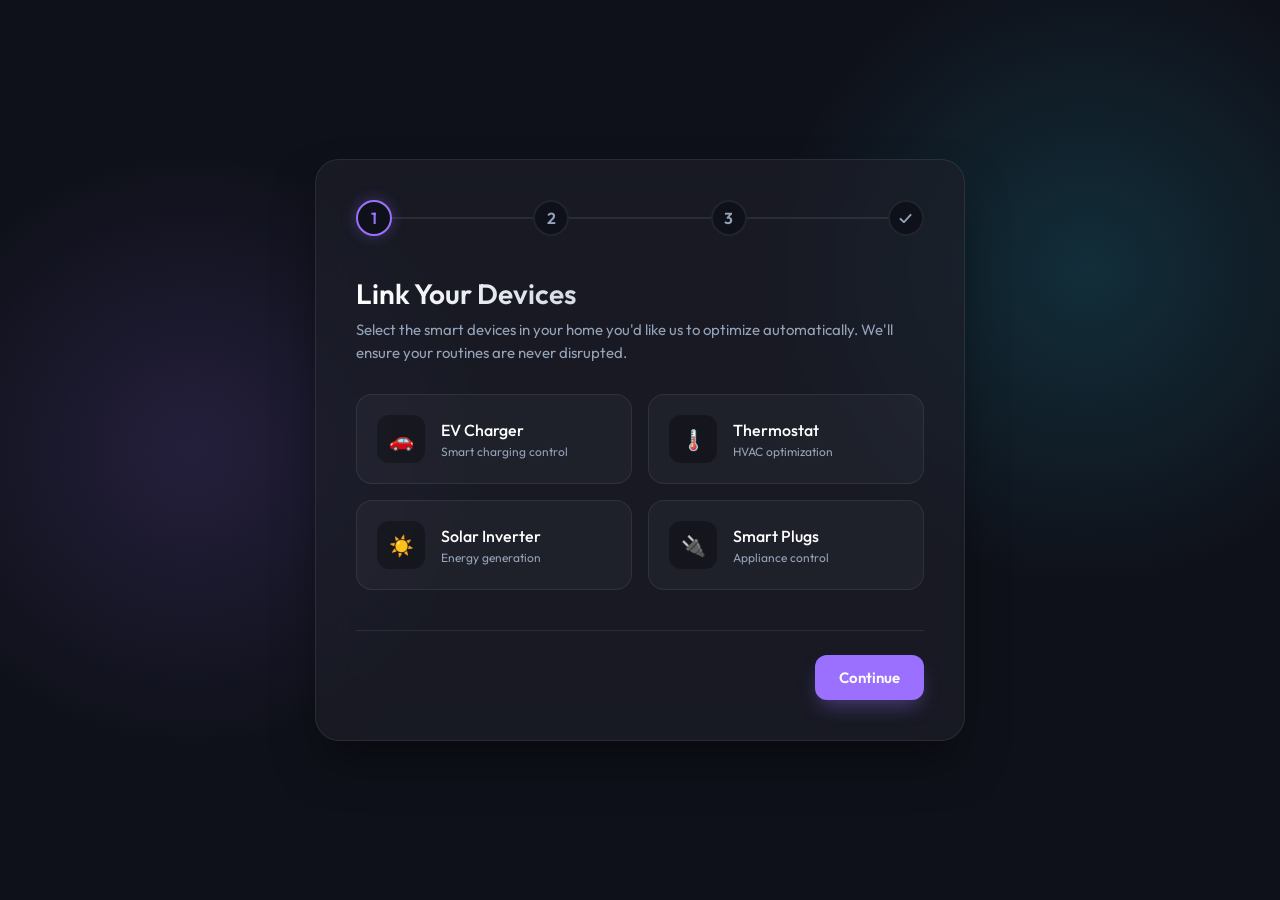
<file: dashboard/onboarding.html>
<!DOCTYPE html>
<html lang="en">

<head>
    <meta charset="UTF-8">
    <meta name="viewport" content="width=device-width, initial-scale=1.0">
    <title>Onboarding | Lumina</title>
    <link href="https://fonts.googleapis.com/css2?family=Outfit:wght@300;400;500;600;700&display=swap" rel="stylesheet">
    <style>
        :root {
            --bg-dark: #0f111a;
            --primary: #9b70ff;
            --primary-hover: #b392ff;
            --secondary: #22d3ee;
            --lime: #d4ff39;
            --text-light: #ffffff;
            --text-muted: #94a3b8;
            --card-bg: rgba(30, 33, 43, 0.6);
            --border-color: rgba(255, 255, 255, 0.08);
            --success: #4ade80;
        }

        * {
            box-sizing: border-box;
            margin: 0;
            padding: 0;
            font-family: 'Outfit', sans-serif;
        }

        body {
            background-color: var(--bg-dark);
            color: var(--text-light);
            min-height: 100vh;
            display: flex;
            justify-content: center;
            align-items: center;
            background-image:
                radial-gradient(circle at 15% 50%, rgba(155, 112, 255, 0.15), transparent 25%),
                radial-gradient(circle at 85% 30%, rgba(34, 211, 238, 0.15), transparent 25%);
            overflow: hidden;
        }

        .onboarding-container {
            width: 100%;
            max-width: 650px;
            background: var(--card-bg);
            backdrop-filter: blur(20px);
            -webkit-backdrop-filter: blur(20px);
            border: 1px solid var(--border-color);
            border-radius: 24px;
            padding: 40px;
            box-shadow: 0 25px 50px -12px rgba(0, 0, 0, 0.5);
            position: relative;
            overflow: hidden;
        }

        /* Progress Steps */
        .progress-container {
            display: flex;
            justify-content: space-between;
            margin-bottom: 40px;
            position: relative;
        }

        .progress-container::before {
            content: '';
            position: absolute;
            top: 50%;
            left: 0;
            right: 0;
            height: 2px;
            background: var(--border-color);
            transform: translateY(-50%);
            z-index: 0;
        }

        .progress-bar {
            position: absolute;
            top: 50%;
            left: 0;
            height: 2px;
            background: linear-gradient(90deg, var(--secondary), var(--primary));
            transform: translateY(-50%);
            z-index: 0;
            transition: width 0.4s ease;
        }

        .step-indicator {
            width: 36px;
            height: 36px;
            border-radius: 50%;
            background: var(--bg-dark);
            border: 2px solid var(--border-color);
            display: flex;
            justify-content: center;
            align-items: center;
            font-weight: 600;
            position: relative;
            z-index: 1;
            transition: all 0.3s ease;
            color: var(--text-muted);
        }

        .step-indicator.active {
            border-color: var(--primary);
            color: var(--primary);
            box-shadow: 0 0 15px rgba(155, 112, 255, 0.3);
        }

        .step-indicator.completed {
            background: var(--primary);
            border-color: var(--primary);
            color: #fff;
        }

        /* Step Content */
        .step-content {
            display: none;
            animation: fadeIn 0.4s ease forwards;
        }

        .step-content.active {
            display: block;
        }

        @keyframes fadeIn {
            from {
                opacity: 0;
                transform: translateY(10px);
            }

            to {
                opacity: 1;
                transform: translateY(0);
            }
        }

        .step-title {
            font-size: 28px;
            font-weight: 600;
            margin-bottom: 8px;
            background: linear-gradient(to right, #fff, var(--text-muted));
            -webkit-background-clip: text;
            background-clip: text;
            -webkit-text-fill-color: transparent;
        }

        .step-desc {
            color: var(--text-muted);
            margin-bottom: 30px;
            font-size: 15px;
            line-height: 1.5;
        }

        /* Devices Grid */
        .devices-grid {
            display: grid;
            grid-template-columns: repeat(2, 1fr);
            gap: 16px;
            margin-bottom: 20px;
        }

        .device-card {
            background: rgba(255, 255, 255, 0.03);
            border: 1px solid var(--border-color);
            border-radius: 16px;
            padding: 20px;
            cursor: pointer;
            transition: all 0.2s ease;
            display: flex;
            align-items: center;
            gap: 16px;
        }

        .device-card:hover {
            border-color: rgba(255, 255, 255, 0.2);
            background: rgba(255, 255, 255, 0.05);
            transform: translateY(-2px);
        }

        .device-card.selected {
            border-color: var(--primary);
            background: rgba(155, 112, 255, 0.1);
            box-shadow: 0 0 20px rgba(155, 112, 255, 0.15);
        }

        .device-icon {
            width: 48px;
            height: 48px;
            border-radius: 12px;
            background: rgba(0, 0, 0, 0.3);
            display: flex;
            justify-content: center;
            align-items: center;
            font-size: 20px;
        }

        .device-info h3 {
            font-size: 16px;
            font-weight: 500;
            margin-bottom: 4px;
        }

        .device-info p {
            font-size: 12px;
            color: var(--text-muted);
        }

        /* Upload Area */
        .upload-area {
            border: 2px dashed var(--border-color);
            border-radius: 16px;
            padding: 40px 20px;
            text-align: center;
            background: rgba(0, 0, 0, 0.2);
            cursor: pointer;
            transition: all 0.3s ease;
            margin-bottom: 20px;
        }

        .upload-area:hover,
        .upload-area.dragover {
            border-color: var(--secondary);
            background: rgba(34, 211, 238, 0.05);
        }

        .upload-icon {
            font-size: 40px;
            margin-bottom: 16px;
            display: block;
            color: var(--text-muted);
        }

        .upload-area.dragover .upload-icon {
            color: var(--secondary);
            transform: scale(1.1);
        }

        /* Form Controls */
        .form-group {
            margin-bottom: 24px;
        }

        .form-label {
            display: block;
            margin-bottom: 8px;
            font-size: 14px;
            font-weight: 500;
            color: var(--text-muted);
        }

        .form-input {
            width: 100%;
            background: rgba(0, 0, 0, 0.3);
            border: 1px solid var(--border-color);
            border-radius: 10px;
            padding: 12px 16px;
            color: #fff;
            font-size: 15px;
            transition: all 0.2s;
            outline: none;
        }

        .form-input:focus {
            border-color: var(--primary);
            box-shadow: 0 0 0 2px rgba(155, 112, 255, 0.2);
        }

        /* Range Slider Styling */
        .slider-container {
            display: flex;
            align-items: center;
            gap: 16px;
        }

        input[type=range] {
            -webkit-appearance: none;
            appearance: none;
            width: 100%;
            background: transparent;
        }

        input[type=range]::-webkit-slider-thumb {
            -webkit-appearance: none;
            appearance: none;
            height: 20px;
            width: 20px;
            border-radius: 50%;
            background: var(--lime);
            cursor: pointer;
            margin-top: -8px;
            box-shadow: 0 0 10px rgba(212, 255, 57, 0.5);
        }

        input[type=range]::-webkit-slider-runnable-track {
            width: 100%;
            height: 4px;
            cursor: pointer;
            background: var(--border-color);
            border-radius: 2px;
        }

        .slider-val {
            background: rgba(255, 255, 255, 0.1);
            padding: 4px 12px;
            border-radius: 16px;
            font-size: 14px;
            font-weight: 600;
            min-width: 65px;
            text-align: center;
        }

        /* Action Buttons */
        .actions {
            display: flex;
            justify-content: space-between;
            margin-top: 40px;
            padding-top: 24px;
            border-top: 1px solid var(--border-color);
        }

        .btn {
            padding: 12px 24px;
            border-radius: 12px;
            font-size: 15px;
            font-weight: 600;
            cursor: pointer;
            transition: all 0.3s;
            border: none;
        }

        .btn-outline {
            background: transparent;
            color: var(--text-light);
            border: 1px solid var(--border-color);
        }

        .btn-outline:hover {
            background: rgba(255, 255, 255, 0.05);
            border-color: rgba(255, 255, 255, 0.2);
        }

        .btn-primary {
            background: var(--primary);
            color: #fff;
            box-shadow: 0 10px 20px -5px rgba(155, 112, 255, 0.4);
        }

        .btn-primary:hover {
            background: var(--primary-hover);
            transform: translateY(-2px);
            box-shadow: 0 15px 25px -5px rgba(155, 112, 255, 0.5);
        }

        /* Success Step */
        .success-content {
            text-align: center;
            padding: 20px 0;
        }

        .success-icon {
            width: 80px;
            height: 80px;
            border-radius: 50%;
            background: rgba(74, 222, 128, 0.1);
            color: var(--success);
            display: flex;
            justify-content: center;
            align-items: center;
            font-size: 40px;
            margin: 0 auto 24px;
            box-shadow: 0 0 30px rgba(74, 222, 128, 0.2);
        }

        #file-name-display {
            margin-top: 10px;
            color: var(--secondary);
            font-size: 14px;
            font-weight: 500;
        }
    </style>
</head>

<body>

    <div class="onboarding-container">

        <div class="progress-container">
            <div class="progress-bar" id="progress-bar" style="width: 0%;"></div>
            <div class="step-indicator active" id="indicator-1">1</div>
            <div class="step-indicator" id="indicator-2">2</div>
            <div class="step-indicator" id="indicator-3">3</div>
            <div class="step-indicator" id="indicator-4">✓</div>
        </div>

        <!-- Step 1: Devices -->
        <div class="step-content active" id="step-1">
            <h2 class="step-title">Link Your Devices</h2>
            <p class="step-desc">Select the smart devices in your home you'd like us to optimize automatically. We'll
                ensure your routines are never disrupted.</p>

            <div class="devices-grid">
                <div class="device-card" onclick="toggleDevice(this)">
                    <div class="device-icon">🚗</div>
                    <div class="device-info">
                        <h3>EV Charger</h3>
                        <p>Smart charging control</p>
                    </div>
                </div>
                <div class="device-card" onclick="toggleDevice(this)">
                    <div class="device-icon">🌡️</div>
                    <div class="device-info">
                        <h3>Thermostat</h3>
                        <p>HVAC optimization</p>
                    </div>
                </div>
                <div class="device-card" onclick="toggleDevice(this)">
                    <div class="device-icon">☀️</div>
                    <div class="device-info">
                        <h3>Solar Inverter</h3>
                        <p>Energy generation</p>
                    </div>
                </div>
                <div class="device-card" onclick="toggleDevice(this)">
                    <div class="device-icon">🔌</div>
                    <div class="device-info">
                        <h3>Smart Plugs</h3>
                        <p>Appliance control</p>
                    </div>
                </div>
            </div>
        </div>

        <!-- Step 2: Bill Upload -->
        <div class="step-content" id="step-2">
            <h2 class="step-title">Upload Utility Bill</h2>
            <p class="step-desc">Upload a recent electricity bill (PDF or CSV). We extract your consumption rates and
                tariffs to build your distinct cost profile.</p>

            <div class="upload-area" id="drop-zone" onclick="document.getElementById('file-upload').click()">
                <span class="upload-icon">📄</span>
                <span style="font-size: 16px; font-weight: 500;">Click to upload or drag and drop</span>
                <p style="font-size: 13px; color: var(--text-muted); margin-top: 8px;">Supports .pdf and .csv</p>
                <input type="file" id="file-upload" accept=".pdf,.csv" style="display: none;"
                    onchange="handleFileSelect(this)">
                <div id="file-name-display"></div>
            </div>
        </div>

        <!-- Step 3: Comfort Preferences -->
        <div class="step-content" id="step-3">
            <h2 class="step-title">Set Comfort Boundaries</h2>
            <p class="step-desc">Define your hard limits. Our AI will optimize energy usage completely in the background
                without violating these rules.</p>

            <div class="form-group">
                <label class="form-label">EV Ready By Time</label>
                <input type="time" class="form-input" id="ev-time" value="07:00">
                <p style="font-size: 12px; color: var(--text-muted); margin-top: 6px;">Your EV will be charged to your
                    target level by this time.</p>
            </div>

            <div class="form-group">
                <label class="form-label">Base Temperature Comfort Range</label>
                <div class="slider-container">
                    <span class="slider-val" id="temp-val">72°F</span>
                    <input type="range" min="65" max="80" value="72" id="temp-slider"
                        oninput="updateTempVal(this.value)">
                </div>
                <p style="font-size: 12px; color: var(--text-muted); margin-top: 6px;">We will pre-heat or pre-cool your
                    home without leaving this comfortable range.</p>
            </div>
        </div>

        <!-- Step 4: Success -->
        <div class="step-content" id="step-4">
            <div class="success-content">
                <div class="success-icon">✓</div>
                <h2 class="step-title" style="margin-bottom: 16px;">System Verified</h2>
                <p class="step-desc">Your profile is initialized. Lumina is now securely modeling your energy
                    architecture and deploying optimization agents to your linked devices.</p>
            </div>
        </div>

        <!-- Actions -->
        <div class="actions" id="action-buttons">
            <button class="btn btn-outline" id="prev-btn" onclick="prevStep()" style="visibility: hidden;">Back</button>
            <button class="btn btn-primary" id="next-btn" onclick="nextStep()">Continue</button>
        </div>

    </div>

    <script>
        let currentStep = 1;
        const totalSteps = 4;

        function toggleDevice(element) {
            element.classList.toggle('selected');
        }

        const dropZone = document.getElementById('drop-zone');

        ['dragenter', 'dragover', 'dragleave', 'drop'].forEach(eventName => {
            dropZone.addEventListener(eventName, preventDefaults, false);
        });

        function preventDefaults(e) {
            e.preventDefault();
            e.stopPropagation();
        }

        ['dragenter', 'dragover'].forEach(eventName => {
            dropZone.addEventListener(eventName, highlight, false);
        });

        ['dragleave', 'drop'].forEach(eventName => {
            dropZone.addEventListener(eventName, unhighlight, false);
        });

        function highlight(e) {
            dropZone.classList.add('dragover');
        }

        function unhighlight(e) {
            dropZone.classList.remove('dragover');
        }

        dropZone.addEventListener('drop', handleDrop, false);

        function handleDrop(e) {
            let dt = e.dataTransfer;
            let files = dt.files;
            handleFiles(files);
        }

        function handleFileSelect(input) {
            handleFiles(input.files);
        }

        function handleFiles(files) {
            if (files.length > 0) {
                document.getElementById('file-name-display').innerText = "Selected: " + files[0].name;
            }
        }

        function updateTempVal(val) {
            document.getElementById('temp-val').innerText = val + "°F";
        }

        function updateUI() {
            // Update steps visibility
            for (let i = 1; i <= totalSteps; i++) {
                document.getElementById(`step-${i}`).classList.remove('active');
                const indicator = document.getElementById(`indicator-${i}`);
                if (i < currentStep) {
                    indicator.classList.add('completed');
                    indicator.classList.remove('active');
                } else if (i === currentStep) {
                    indicator.classList.add('active');
                    indicator.classList.remove('completed');
                } else {
                    indicator.classList.remove('active');
                    indicator.classList.remove('completed');
                }
            }

            document.getElementById(`step-${currentStep}`).classList.add('active');

            // Update progress bar
            const progress = ((currentStep - 1) / (totalSteps - 1)) * 100;
            document.getElementById('progress-bar').style.width = `${progress}%`;

            // Update buttons
            const prevBtn = document.getElementById('prev-btn');
            const nextBtn = document.getElementById('next-btn');

            if (currentStep === 1) {
                prevBtn.style.visibility = 'hidden';
            } else if (currentStep < totalSteps) {
                prevBtn.style.visibility = 'visible';
            } else {
                prevBtn.style.display = 'none';
            }

            if (currentStep === totalSteps - 1) {
                nextBtn.innerText = 'Launch Automation';
            } else if (currentStep === totalSteps) {
                nextBtn.innerText = 'Go to Dashboard';
                nextBtn.onclick = () => window.location.href = 'index.html';
            } else {
                nextBtn.innerText = 'Continue';
            }
        }

        function nextStep() {
            if (currentStep < totalSteps) {
                currentStep++;
                updateUI();
            }
        }

        function prevStep() {
            if (currentStep > 1) {
                currentStep--;
                updateUI();
            }
        }
    </script>
</body>

</html>
</file>
